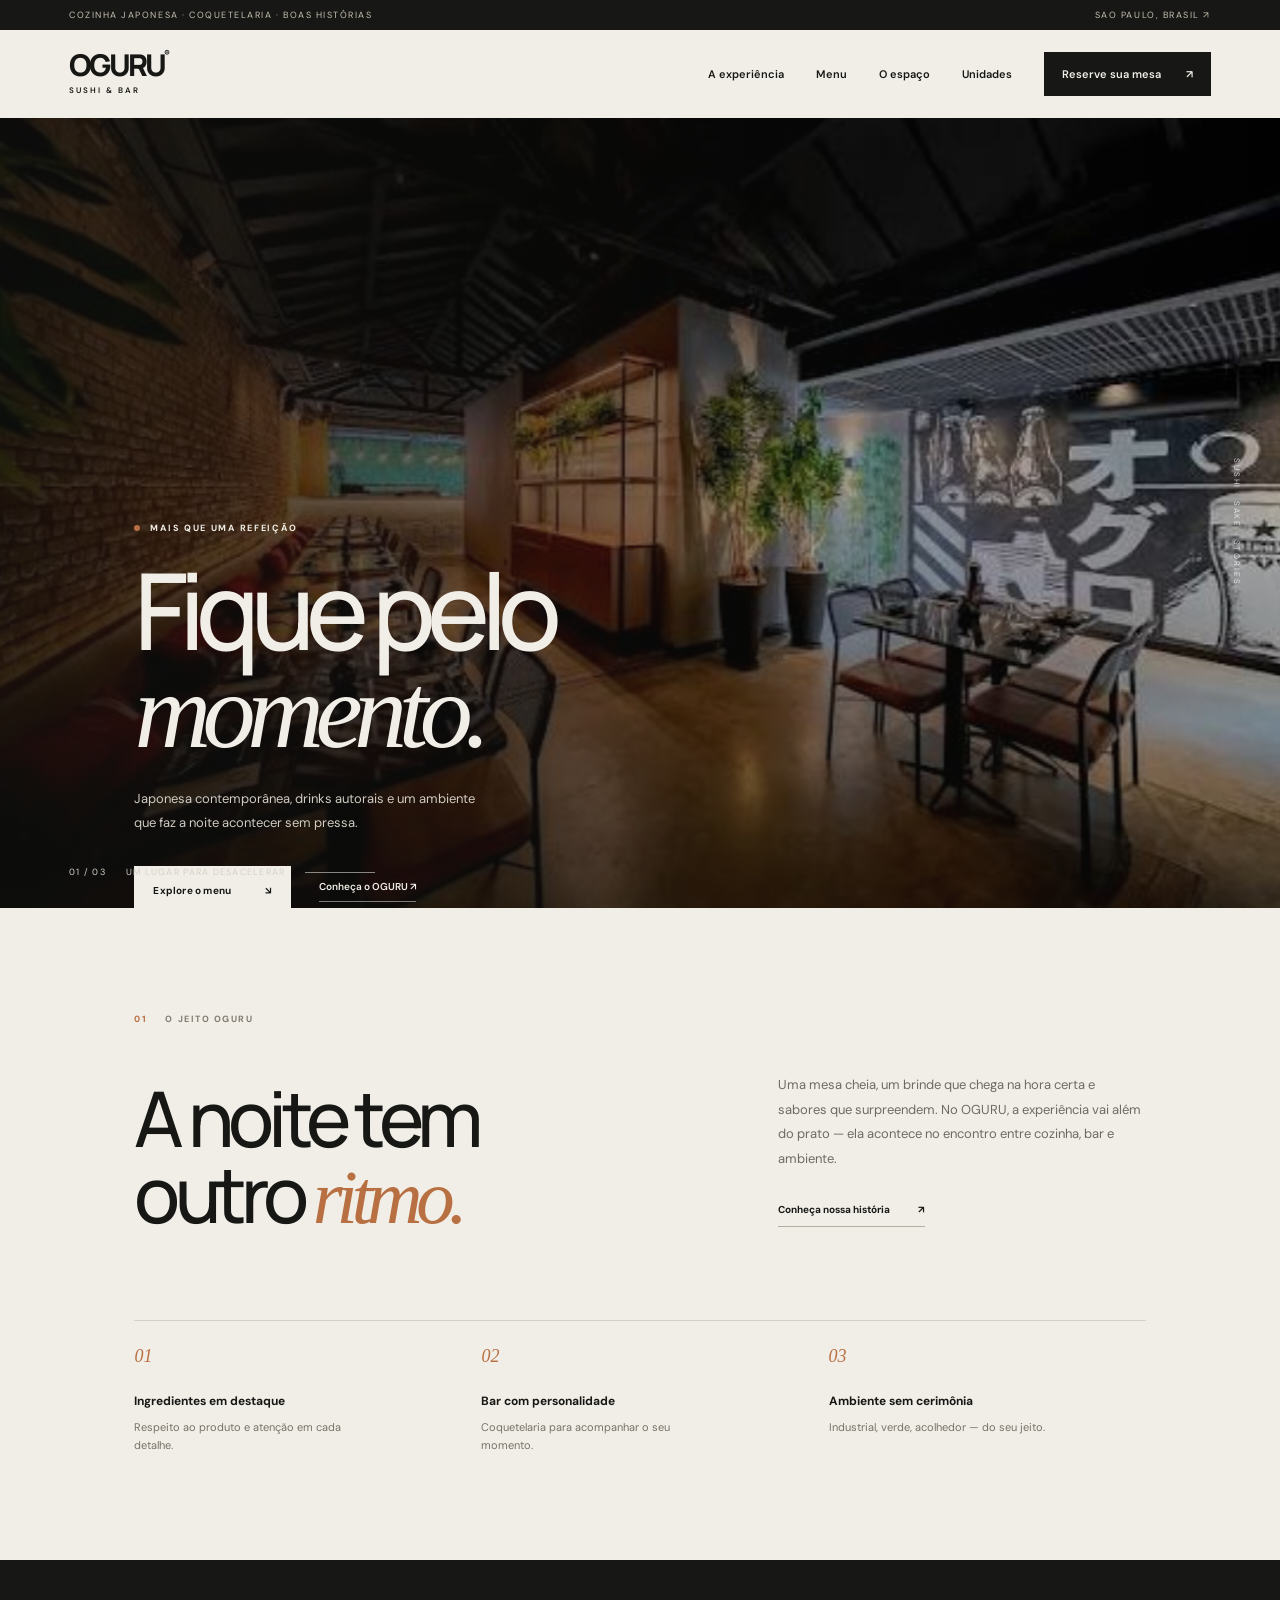
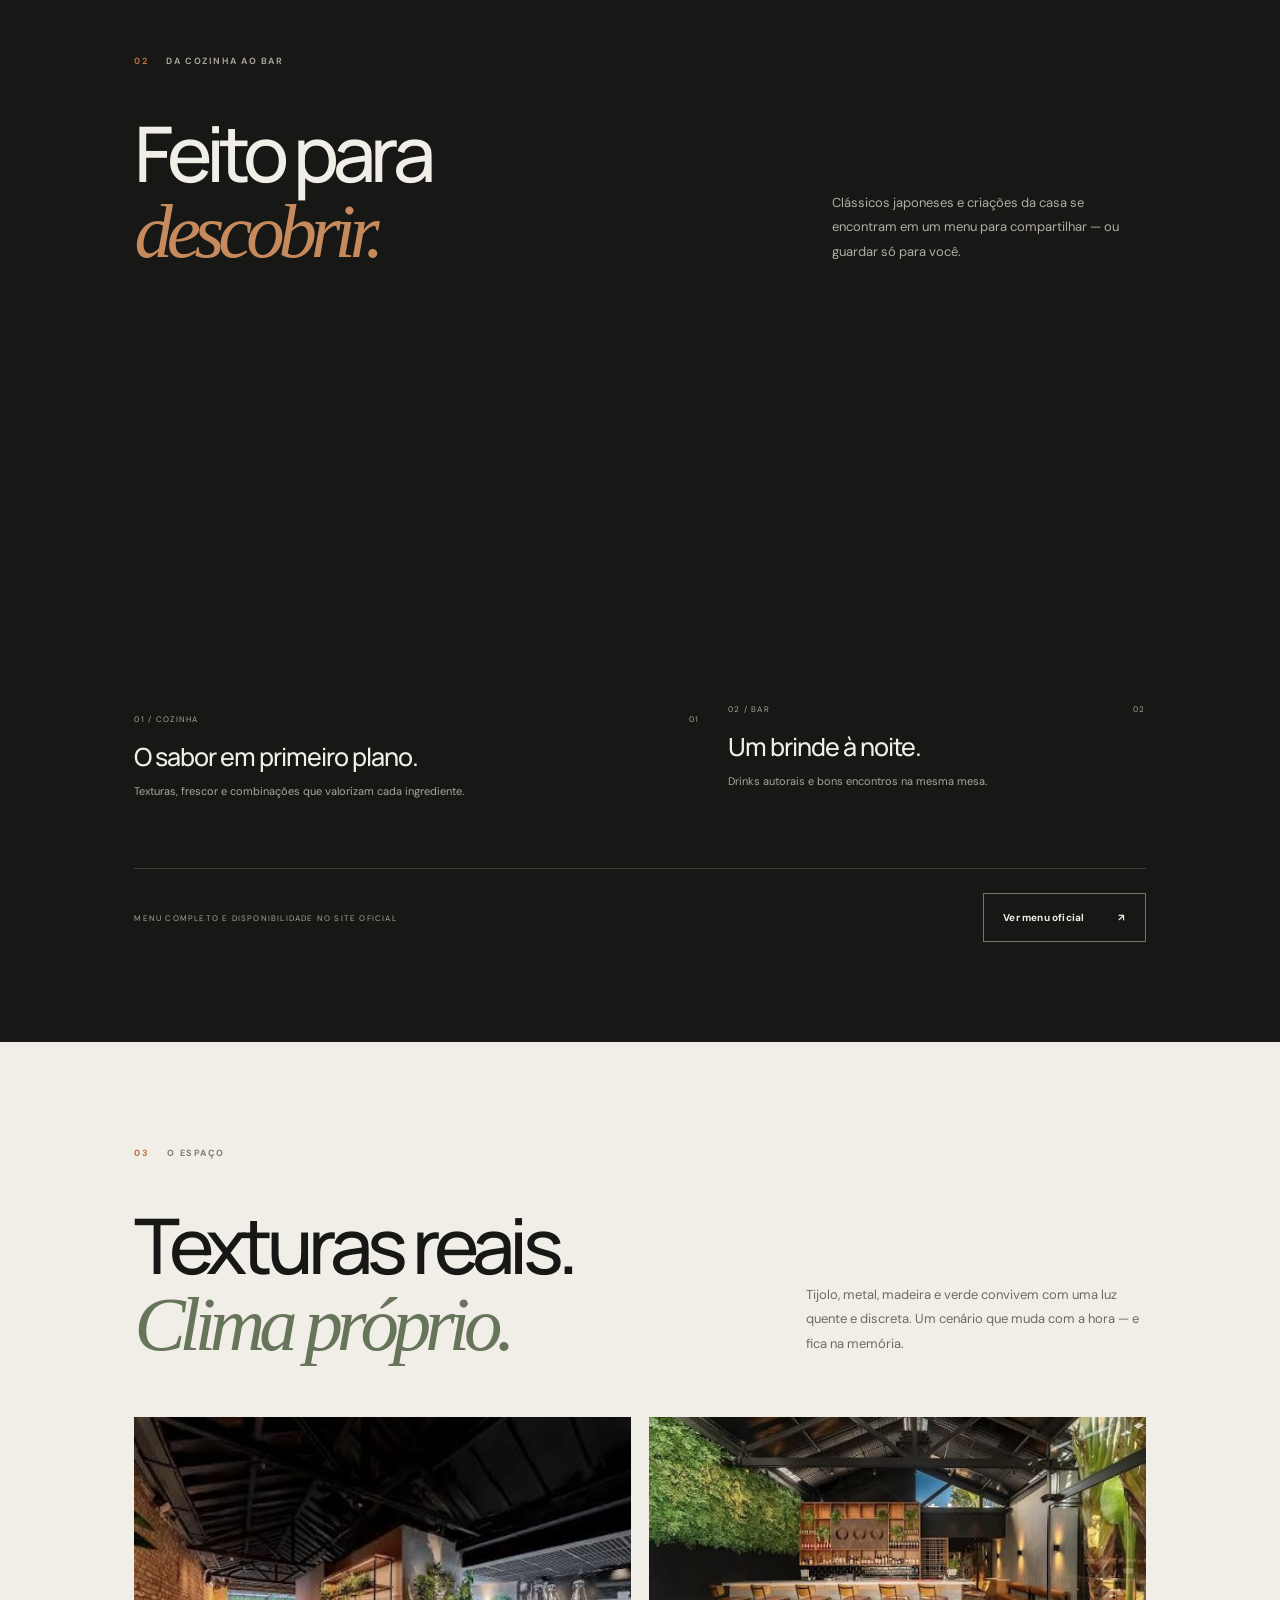
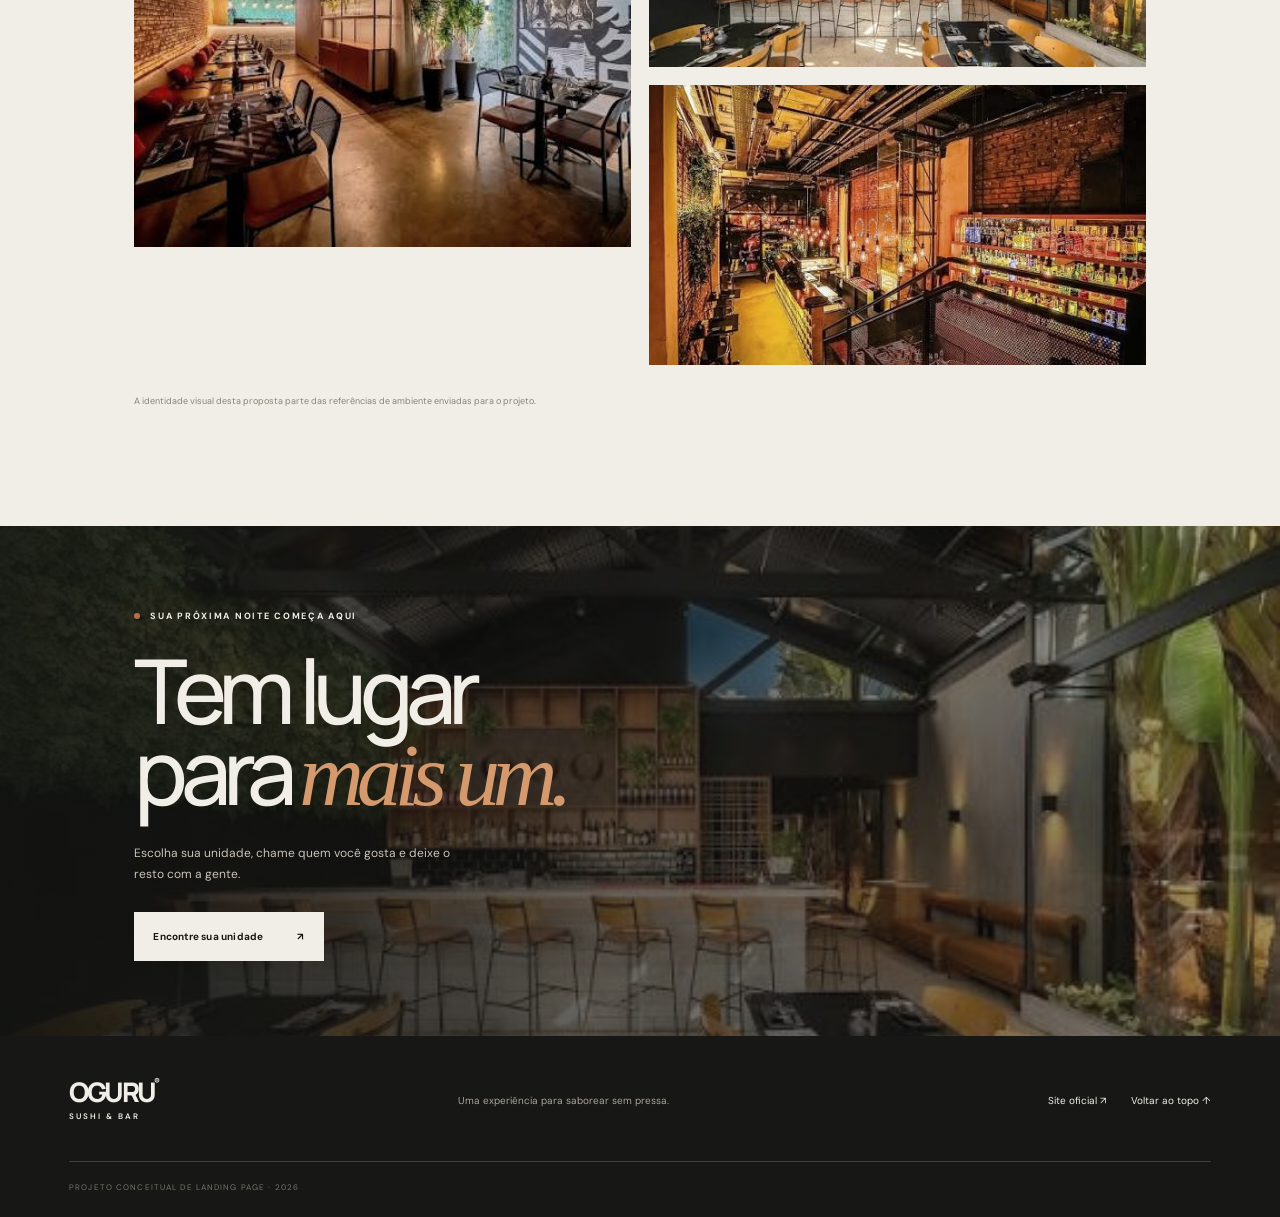
<file: OGURU-Landing-Page/OGURU-Landing-Page/index.html>
<!DOCTYPE html>
<html lang="pt-BR">
<head>
  <meta charset="UTF-8" />
  <meta name="viewport" content="width=device-width, initial-scale=1.0" />
  <meta name="description" content="OGURU Sushi & Bar — cozinha japonesa contemporânea, coquetelaria e um ambiente feito para ficar mais um pouco." />
  <title>OGURU — Sushi & Bar</title>
  <link rel="preconnect" href="https://fonts.googleapis.com">
  <link rel="preconnect" href="https://fonts.gstatic.com" crossorigin>
  <link href="https://fonts.googleapis.com/css2?family=DM+Sans:wght@400;500;600;700&family=Manrope:wght@400;500;600;700;800&display=swap" rel="stylesheet">
  <link rel="stylesheet" href="style.css" />
</head>
<body>
  <div class="topline"><span>COZINHA JAPONESA · COQUETELARIA · BOAS HISTÓRIAS</span><span>SAO PAULO, BRASIL ↗</span></div>
  <header class="header">
    <a class="brand" href="#inicio" aria-label="OGURU início">OGURU<span>®</span><small>SUSHI & BAR</small></a>
    <button class="menu-toggle" aria-label="Abrir menu" aria-expanded="false">☰</button>
    <nav class="nav"><a href="#experiencia">A experiência</a><a href="#menu">Menu</a><a href="#ambiente">O espaço</a><a href="#unidades">Unidades</a><a class="nav-cta" href="https://www.ogurusushibar.com.br/" target="_blank" rel="noreferrer">Reserve sua mesa <span>↗</span></a></nav>
  </header>

  <main>
    <section class="hero" id="inicio">
      <div class="hero-photo" role="img" aria-label="Ambiente acolhedor do restaurante japonês com tijolos aparentes, madeira e luz quente"></div>
      <div class="hero-shade"></div>
      <div class="hero-content reveal">
        <p class="eyebrow"><span class="dot"></span> MAIS QUE UMA REFEIÇÃO</p>
        <h1>Fique pelo<br><em>momento.</em></h1>
        <p class="hero-copy">Japonesa contemporânea, drinks autorais e um ambiente que faz a noite acontecer sem pressa.</p>
        <div class="hero-actions"><a class="button button-light" href="#menu">Explore o menu <span>↘</span></a><a class="text-link" href="#ambiente">Conheça o OGURU <span>↗</span></a></div>
      </div>
      <div class="hero-caption"><span>01 / 03</span><span>UM LUGAR PARA DESACELERAR</span><span class="caption-line"></span></div>
      <div class="vertical-note">SUSHI · SAKE · STORIES</div>
    </section>

    <section class="intro section-pad" id="experiencia">
      <div class="section-kicker reveal"><span>01</span><span>O JEITO OGURU</span></div>
      <div class="intro-grid">
        <h2 class="reveal">A noite tem<br>outro <em>ritmo.</em></h2>
        <div class="intro-text reveal"><p>Uma mesa cheia, um brinde que chega na hora certa e sabores que surpreendem. No OGURU, a experiência vai além do prato — ela acontece no encontro entre cozinha, bar e ambiente.</p><a class="under-link" href="https://www.ogurusushibar.com.br/" target="_blank" rel="noreferrer">Conheça nossa história <span>↗</span></a></div>
      </div>
      <div class="values-row reveal"><div><span class="value-number">01</span><strong>Ingredientes em destaque</strong><p>Respeito ao produto e atenção em cada detalhe.</p></div><div><span class="value-number">02</span><strong>Bar com personalidade</strong><p>Coquetelaria para acompanhar o seu momento.</p></div><div><span class="value-number">03</span><strong>Ambiente sem cerimônia</strong><p>Industrial, verde, acolhedor — do seu jeito.</p></div></div>
    </section>

    <section class="menu-section section-pad" id="menu">
      <div class="section-kicker light-kicker"><span>02</span><span>DA COZINHA AO BAR</span></div>
      <div class="menu-heading"><h2>Feito para<br><em>descobrir.</em></h2><p>Clássicos japoneses e criações da casa se encontram em um menu para compartilhar — ou guardar só para você.</p></div>
      <div class="food-grid">
        <article class="food-card food-large reveal"><div class="food-image food-sushi"></div><div class="food-meta"><span>01 / COZINHA</span><span>01</span></div><h3>O sabor em primeiro plano.</h3><p>Texturas, frescor e combinações que valorizam cada ingrediente.</p></article>
        <article class="food-card food-small reveal"><div class="food-image food-drink"></div><div class="food-meta"><span>02 / BAR</span><span>02</span></div><h3>Um brinde à noite.</h3><p>Drinks autorais e bons encontros na mesma mesa.</p></article>
      </div>
      <div class="menu-bottom"><span>MENU COMPLETO E DISPONIBILIDADE NO SITE OFICIAL</span><a class="button button-outline" href="https://www.ogurusushibar.com.br/" target="_blank" rel="noreferrer">Ver menu oficial <span>↗</span></a></div>
    </section>

    <section class="space-section section-pad" id="ambiente">
      <div class="section-kicker reveal"><span>03</span><span>O ESPAÇO</span></div>
      <div class="space-heading reveal"><h2>Texturas reais.<br><em>Clima próprio.</em></h2><p>Tijolo, metal, madeira e verde convivem com uma luz quente e discreta. Um cenário que muda com a hora — e fica na memória.</p></div>
      <div class="gallery">
        <figure class="gallery-item gallery-one reveal"><img src="assets/referencias/ambiente-sala-tijolos.png" alt="Salão com parede de tijolos aparentes, mesas escuras e iluminação quente"><figcaption><span>01</span> O SALÃO</figcaption></figure>
        <figure class="gallery-item gallery-two reveal"><img src="assets/referencias/ambiente-bar-jardim.png" alt="Bar com balcão, parede verde e luz natural"><figcaption><span>02</span> BAR & VERDE</figcaption></figure>
        <figure class="gallery-item gallery-three reveal"><img src="assets/referencias/ambiente-bar-industrial.png" alt="Corredor do bar com prateleiras, tijolos e luminárias pendentes"><figcaption><span>03</span> DETALHES</figcaption></figure>
      </div>
      <p class="gallery-note">A identidade visual desta proposta parte das referências de ambiente enviadas para o projeto.</p>
    </section>

    <section class="reservation" id="unidades">
      <div class="reservation-bg"></div><div class="reservation-content reveal"><p class="eyebrow"><span class="dot"></span> SUA PRÓXIMA NOITE COMEÇA AQUI</p><h2>Tem lugar<br>para <em>mais um.</em></h2><p>Escolha sua unidade, chame quem você gosta e deixe o resto com a gente.</p><a class="button button-light" href="https://www.ogurusushibar.com.br/" target="_blank" rel="noreferrer">Encontre sua unidade <span>↗</span></a></div>
    </section>
  </main>

  <footer class="footer"><a class="brand footer-brand" href="#inicio">OGURU<span>®</span><small>SUSHI & BAR</small></a><p>Uma experiência para saborear sem pressa.</p><div class="footer-links"><a href="https://www.ogurusushibar.com.br/" target="_blank" rel="noreferrer">Site oficial ↗</a><a href="#inicio">Voltar ao topo ↑</a></div><small class="copyright">PROJETO CONCEITUAL DE LANDING PAGE · 2026</small></footer>
  <script src="script.js"></script>
</body>
</html>
</file>
<file: OGURU-Landing-Page/OGURU-Landing-Page/style.css>
:root{--ink:#171815;--paper:#f1eee7;--cream:#e6dfd2;--copper:#b86f42;--moss:#66745a;--muted:#9a958b;--line:rgba(241,238,231,.18);--font:'DM Sans',sans-serif;--display:'Manrope',sans-serif}*{box-sizing:border-box}html{scroll-behavior:smooth}body{margin:0;background:var(--paper);color:var(--ink);font-family:var(--font);-webkit-font-smoothing:antialiased}a{color:inherit;text-decoration:none}.topline{height:30px;padding:0 5.4%;background:var(--ink);color:#c8c0b3;display:flex;justify-content:space-between;align-items:center;font-size:9px;letter-spacing:.17em}.header{height:88px;padding:0 5.4%;display:flex;align-items:center;justify-content:space-between;background:var(--paper);position:relative;z-index:10}.brand{font-family:var(--display);font-size:30px;letter-spacing:-.09em;font-weight:800;line-height:.8;display:flex;flex-direction:column;position:relative}.brand>span{position:absolute;left:95px;top:-3px;font-size:9px;letter-spacing:0}.brand small{font:600 8px var(--font);letter-spacing:.25em;margin-top:8px}.nav{display:flex;align-items:center;gap:32px;font-size:11px;font-weight:600}.nav a:not(.nav-cta){transition:color .2s}.nav a:hover,.under-link:hover{color:var(--copper)}.nav-cta{background:var(--ink);color:var(--paper);padding:15px 18px;display:flex;gap:25px;align-items:center}.menu-toggle{display:none;border:0;background:none;font-size:24px}.hero{min-height:650px;height:min(78vw,790px);position:relative;overflow:hidden;background:#26251f;color:var(--paper)}.hero-photo{position:absolute;inset:0;background-image:url('assets/referencias/ambiente-sala-tijolos.png');background-size:cover;background-position:center 53%;transform:scale(1.03);animation:hero-zoom 15s ease-out forwards}.hero-shade{position:absolute;inset:0;background:linear-gradient(90deg,rgba(14,15,13,.83) 0%,rgba(14,15,13,.56) 43%,rgba(14,15,13,.08) 100%),linear-gradient(0deg,rgba(12,12,10,.48),transparent 45%)}.hero-content{position:absolute;left:10.5%;top:50%;transform:translateY(-45%);max-width:570px}.eyebrow{font-size:9px;letter-spacing:.19em;display:flex;gap:10px;align-items:center;font-weight:700}.dot{width:6px;height:6px;background:var(--copper);border-radius:50%;display:inline-block}.hero h1,.reservation h2{font:500 clamp(64px,8.3vw,120px)/.91 var(--display);letter-spacing:-.085em;margin:28px 0}.hero h1 em,.intro h2 em,.menu-heading h2 em,.space-heading h2 em,.reservation h2 em{font-family:Georgia,serif;font-weight:400;letter-spacing:-.08em}.hero-copy{max-width:360px;line-height:1.8;font-size:13px;color:#d0ccc3}.hero-actions{display:flex;gap:28px;align-items:center;margin-top:32px}.button{min-height:49px;padding:0 19px;display:inline-flex;gap:34px;align-items:center;justify-content:space-between;font-size:10px;font-weight:700;letter-spacing:.02em;transition:transform .25s,background .25s}.button:hover{transform:translateY(-3px)}.button-light{background:var(--paper);color:var(--ink)}.text-link{font-size:10px;font-weight:600;border-bottom:1px solid rgba(255,255,255,.45);padding:0 0 8px}.hero-caption{position:absolute;bottom:30px;left:5.4%;right:5.4%;display:flex;gap:20px;align-items:center;font-size:9px;letter-spacing:.14em;color:#d5d0c7}.caption-line{height:1px;background:rgba(255,255,255,.5);width:70px}.vertical-note{position:absolute;right:3%;top:43%;writing-mode:vertical-rl;font-size:8px;letter-spacing:.23em;color:rgba(255,255,255,.72)}.section-pad{padding:105px 10.5%}.section-kicker{display:flex;gap:18px;align-items:center;font-size:9px;letter-spacing:.17em;font-weight:700;color:#817b70}.section-kicker span:first-child{color:var(--copper)}.intro-grid{display:grid;grid-template-columns:1.2fr .8fr;gap:9%;align-items:end;margin-top:48px}.intro h2,.menu-heading h2,.space-heading h2{font:500 clamp(46px,6vw,78px)/.98 var(--display);letter-spacing:-.075em;margin:0}.intro h2 em,.space-heading h2 em{color:var(--copper)}.intro-text{max-width:390px;padding-bottom:8px}.intro-text p,.space-heading p,.menu-heading p{font-size:13px;line-height:1.9;color:#6e6b62;margin:0 0 25px}.under-link{font-size:10px;font-weight:700;border-bottom:1px solid #b5ad9f;padding-bottom:10px;display:inline-flex;gap:28px}.values-row{display:grid;grid-template-columns:repeat(3,1fr);gap:30px;margin-top:85px;padding-top:25px;border-top:1px solid #d4cec3}.values-row>div{display:flex;flex-direction:column;align-items:flex-start}.value-number{font:italic 18px Georgia;color:var(--copper);margin-bottom:26px}.values-row strong{font-size:12px;margin-bottom:9px}.values-row p{font-size:11px;line-height:1.7;color:#777267;margin:0;max-width:240px}.menu-section{background:var(--ink);color:var(--paper);padding-top:95px;padding-bottom:100px}.light-kicker{color:#a7a196}.menu-heading{display:grid;grid-template-columns:1.1fr .6fr;gap:12%;align-items:end;margin:48px 0 55px}.menu-heading h2 em{color:#c68a5d}.menu-heading p{color:#b2ada3;max-width:340px;margin-bottom:5px}.food-grid{display:grid;grid-template-columns:1.15fr .85fr;gap:28px;align-items:start}.food-image{width:100%;background-size:cover;background-position:center;filter:saturate(.78)}.food-large .food-image{height:370px}.food-small{margin-top:100px}.food-small .food-image{height:260px}.food-sushi{background-image:url('https://images.unsplash.com/photo-1579871494447-9811cf80d66c?auto=format&fit=crop&w=1200&q=85')}.food-drink{background-image:url('https://images.unsplash.com/photo-1514362545857-3bc16c4c7d1b?auto=format&fit=crop&w=1000&q=85')}.food-meta{display:flex;justify-content:space-between;font-size:8px;letter-spacing:.16em;color:#aaa397;margin-top:19px}.food-card h3{font:500 25px var(--display);letter-spacing:-.04em;margin:15px 0 8px}.food-card p{font-size:11px;line-height:1.7;color:#aaa69d;max-width:330px;margin:0}.menu-bottom{display:flex;justify-content:space-between;align-items:center;margin-top:68px;padding-top:24px;border-top:1px solid var(--line)}.menu-bottom>span{font-size:8px;letter-spacing:.15em;color:#aaa397}.button-outline{border:1px solid #77736b;color:var(--paper)}.button-outline:hover{background:var(--paper);color:var(--ink)}.space-section{padding-bottom:110px}.space-heading{display:flex;justify-content:space-between;align-items:end;gap:8%;margin:48px 0 55px}.space-heading h2 em{color:var(--moss)}.space-heading p{max-width:340px;margin:0 0 5px}.gallery{display:grid;grid-template-columns:1fr 1fr;gap:18px;align-items:start}.gallery-item{margin:0;overflow:hidden}.gallery-item img{width:100%;height:100%;object-fit:cover;display:block;transition:transform .6s cubic-bezier(.2,.7,.2,1);filter:saturate(.78)}.gallery-item:hover img{transform:scale(1.035)}.gallery-one{height:430px;grid-row:span 2}.gallery-two{height:250px}.gallery-three{height:280px}.gallery-item figcaption{display:flex;gap:15px;font-size:8px;letter-spacing:.16em;margin-top:12px;color:#777267}.gallery-item figcaption span{color:var(--copper)}.gallery-note{font-size:9px;color:#898378;margin-top:30px}.reservation{position:relative;min-height:490px;background:#292820;color:var(--paper);overflow:hidden;display:flex;align-items:center}.reservation-bg{position:absolute;inset:0;background-image:linear-gradient(90deg,rgba(18,19,16,.91),rgba(18,19,16,.35)),url('assets/referencias/ambiente-bar-jardim.png');background-size:cover;background-position:center 48%;filter:saturate(.7)}.reservation-content{position:relative;padding:75px 10.5%;max-width:720px}.reservation h2{font-size:clamp(60px,7vw,95px);margin:27px 0}.reservation h2 em{color:#d49a6d}.reservation-content>p:not(.eyebrow){font-size:12px;color:#c9c3b8;line-height:1.8;max-width:340px;margin-bottom:26px}.footer{padding:45px 5.4% 25px;background:var(--ink);color:var(--paper);display:grid;grid-template-columns:1fr 1fr 1fr;gap:25px;align-items:center}.footer-brand{font-size:27px}.footer-brand>span{left:85px}.footer p{font-size:10px;color:#aaa397}.footer-links{display:flex;justify-content:flex-end;gap:25px;font-size:10px}.copyright{grid-column:1/-1;border-top:1px solid var(--line);padding-top:20px;color:#77736b;font-size:8px;letter-spacing:.14em;margin-top:15px}.reveal{opacity:0;transform:translateY(22px);transition:opacity .8s ease,transform .8s ease}.reveal.visible{opacity:1;transform:translateY(0)}@keyframes hero-zoom{from{transform:scale(1.08)}to{transform:scale(1.01)}}
@media(max-width:800px){.topline{font-size:7px;padding:0 5%;}.header{height:75px;padding:0 5%}.menu-toggle{display:block;color:var(--ink);cursor:pointer}.nav{display:none;position:absolute;left:0;right:0;top:75px;background:var(--paper);padding:20px 5% 28px;flex-direction:column;align-items:stretch;gap:22px;box-shadow:0 15px 20px #0001}.nav.open{display:flex}.nav-cta{justify-content:space-between}.hero{height:700px;min-height:600px}.hero-photo{background-position:58% center}.hero-content{left:7%;right:7%;top:47%}.hero h1{font-size:clamp(65px,15vw,100px)}.vertical-note{display:none}.hero-caption{left:7%;right:7%;font-size:7px}.section-pad{padding:75px 7%}.intro-grid,.menu-heading{grid-template-columns:1fr;gap:26px;margin-top:35px}.intro h2,.menu-heading h2,.space-heading h2{font-size:clamp(48px,12vw,70px)}.values-row{grid-template-columns:1fr;gap:28px;margin-top:55px}.value-number{margin-bottom:10px}.menu-section{padding-top:75px;padding-bottom:75px}.menu-heading{margin-bottom:35px}.food-grid{grid-template-columns:1fr;gap:40px}.food-large .food-image{height:300px}.food-small{margin-top:0}.food-small .food-image{height:280px}.menu-bottom{gap:20px;align-items:flex-start;flex-direction:column;margin-top:45px}.space-heading{display:block;margin:35px 0}.space-heading p{margin-top:22px}.gallery{gap:14px}.gallery-one{height:340px}.gallery-two{height:190px}.gallery-three{height:220px}.gallery-item figcaption{font-size:7px;gap:8px}.reservation{min-height:470px}.reservation-content{padding:65px 7%}.reservation h2{font-size:clamp(60px,13vw,82px)}.footer{padding:35px 7% 22px;grid-template-columns:1fr 1fr}.footer p{grid-column:1/-1;grid-row:2}.footer-links{grid-column:1/-1;justify-content:flex-start;grid-row:3}.copyright{grid-row:4}}
@media(max-width:450px){.topline span:first-child{max-width:210px;white-space:nowrap;overflow:hidden;text-overflow:ellipsis}.hero-actions{gap:18px;flex-wrap:wrap}.button{gap:18px}.hero-copy{font-size:12px}.gallery{grid-template-columns:1fr}.gallery-one,.gallery-two,.gallery-three{height:270px;grid-row:auto}.gallery-item img{object-position:center}.footer{grid-template-columns:1fr}.footer p,.footer-links{grid-column:1}.copyright{grid-column:1}}
@media(prefers-reduced-motion:reduce){html{scroll-behavior:auto}*,*::before,*::after{animation-duration:.01ms!important;transition-duration:.01ms!important}.reveal{opacity:1;transform:none}}
</file>
